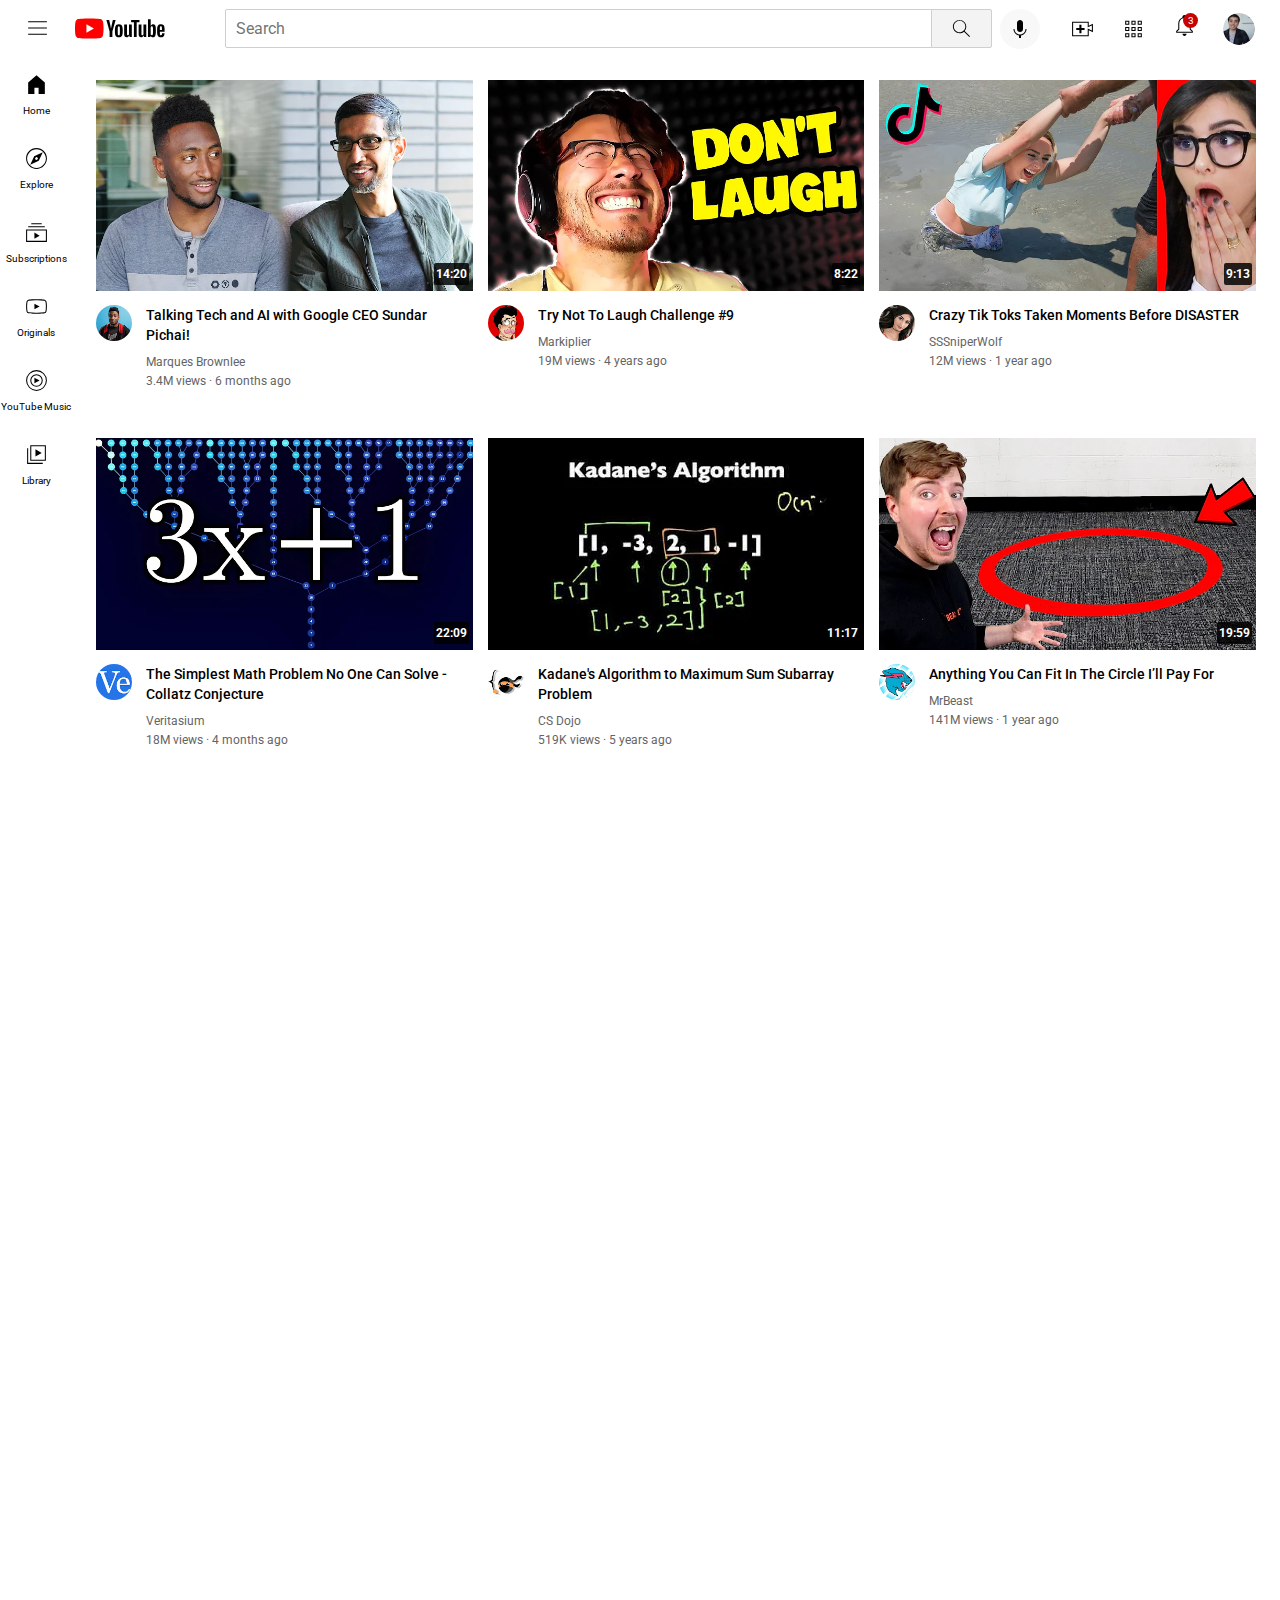
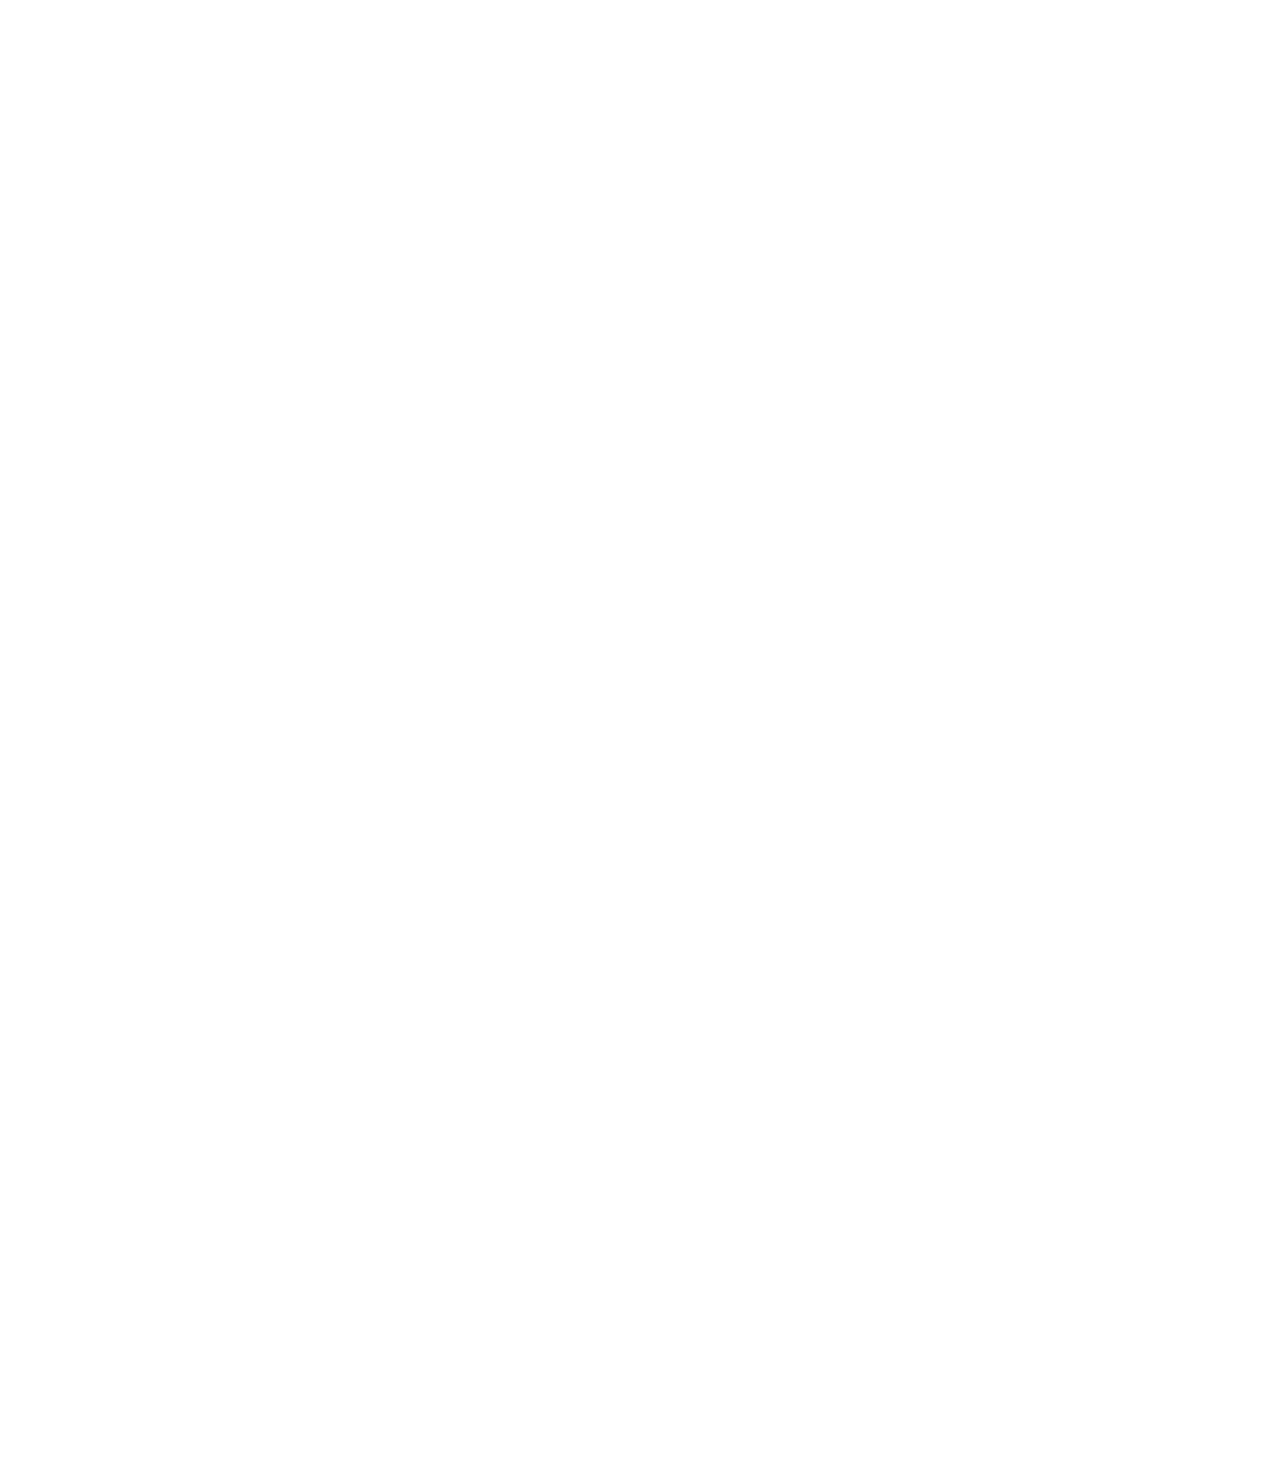
<file: index.html>
<!DOCTYPE html>
<html lang="en">
<head>
  <meta charset="UTF-8">
  <meta name="viewport" content="width=device-width, initial-scale=1.0">
  <title>Youtube Clone</title>

  <link rel="stylesheet" href="./styles/youtube-general.css" type="text/css">
  <link rel="stylesheet" href="./styles/youtube-header.css" type="text/css">
  <link rel="stylesheet" href="./styles/youtube-sidebar.css" type="text/css">
  <link rel="stylesheet" href="./styles/youtube-video.css" type="text/css">
  <link rel="preconnect" href="https://fonts.googleapis.com">
  <link rel="preconnect" href="https://fonts.gstatic.com" crossorigin>
  <link href="https://fonts.googleapis.com/css2?family=Roboto:wght@400;500;700&display=swap" rel="stylesheet">
</head>
<body>
  <header class="header">
    <div class="left-section">
      <img src="./icons/hamburger-menu.svg" alt="" class="hamburger-icon">
      <img src="./icons/youtube-logo.svg" alt="" class="youtube-logo">
    </div>
    <div class="middle-section">
      <input type="text" placeholder="Search" class="search-bar">
      <button class="search-button">
        <img src="./icons/search.svg" alt="" class="search-icon">
      </button>
      <button class="voice-search-button">
        <img src="./icons/voice-search-icon.svg" alt="" class="voice-search-icon">
      </button>
    </div>
    <div class="right-section">
      <img src="./icons/upload.svg" alt="" class="upload-icon">
      <img src="./icons/youtube-apps.svg" alt="" class="youtube-apps-icon">
      <div class="notifications-container">
        <img src="./icons/notifications.svg" alt="" class="notifications-icon">
        <div class="current-notifications">
          3
        </div>
      </div>
      <img src="./channel-pictures/my-channel.jpeg" alt="" class="my-channel-picture">
    </div>
  </header>
  <nav class="sidebar">
    <div class="sidebar-link">
      <img src="./icons/home.svg" alt="" class="home-icon">
      <div>Home</div>
    </div>
    <div class="sidebar-link">
      <img src="./icons/explore.svg" alt="" class="explore-icon">
      <div>Explore</div>
    </div>
    <div class="sidebar-link">
      <img src="./icons/subscriptions.svg" alt="" class="subscriptions-icon">
      <div>Subscriptions</div>
    </div>
    <div class="sidebar-link">
      <img src="./icons/originals.svg" alt="" class="originals-icon">
      <div>Originals</div>
    </div>
    <div class="sidebar-link">
      <img src="./icons/youtube-music.svg" alt="" class="youtube-music-icon">
      <div>YouTube Music</div>
    </div>
    <div class="sidebar-link">
      <img src="./icons/library.svg" alt="" class="library-icon">
      <div>Library</div>
    </div>

  </nav>
  <main class="video-grid">
    <div class="video-preview">
      <div class="thumbnail-div">
        <img src="./thumbnails/thumbnail-1.webp" alt="" class="thumbnail">
        <div class="video-time">
          14:20
        </div>
      </div>
      <div class="channel-info">
        <div class="channel-picture-container">
          <img src="./channel-pictures/channel-1.jpeg" alt="" class="channel-picture">
        </div>
        <div class="video-info-container">
          <p class="video-title">
            Talking Tech and AI with Google CEO Sundar Pichai!
          </p>
          <p class="video-author">
            Marques Brownlee
          </p>
          <p class="video-stats">
            3.4M views · 6 months ago
          </p>
        </div>
      </div>
    </div>
    <div class="video-preview">
      <div class="thumbnail-div">
        <img src="./thumbnails/thumbnail-2.webp" alt="" class="thumbnail">
        <div class="video-time">
          8:22
        </div>
      </div>
      <div class="channel-info">
        <div class="channel-picture-container">
          <img src="./channel-pictures/channel-2.jpeg" alt="" class="channel-picture">
        </div>
        <div class="video-info-container">
          <p class="video-title">
            Try Not To Laugh Challenge #9
          </p>
          <p class="video-author">
            Markiplier
          </p>
          <p class="video-stats">
            19M views · 4 years ago
          </p>
        </div>
      </div>
    </div>
    <div class="video-preview">
      <div class="thumbnail-div">
        <img src="./thumbnails/thumbnail-3.webp" alt="" class="thumbnail">
        <div class="video-time">
          9:13
        </div>
      </div>
      <div class="channel-info">
        <div class="channel-picture-container">
          <img src="./channel-pictures/channel-3.jpeg" alt="" class="channel-picture">
        </div>
        <div class="video-info-container">
          <p class="video-title">
            Crazy Tik Toks Taken Moments Before DISASTER
          </p>
          <p class="video-author">
            SSSniperWolf
          </p>
          <p class="video-stats">
            12M views · 1 year ago
          </p>
        </div>
      </div>
    </div>
    <div class="video-preview">
      <div class="thumbnail-div">
        <img src="./thumbnails/thumbnail-4.webp" alt="" class="thumbnail">
        <div class="video-time">
          22:09
        </div>
      </div>
      <div class="channel-info">
        <div class="channel-picture-container">
          <img src="./channel-pictures/channel-4.jpeg" alt="" class="channel-picture">
        </div>
        <div class="video-info-container">
          <p class="video-title">
            The Simplest Math Problem No One Can Solve - Collatz Conjecture
          </p>
          <p class="video-author">
            Veritasium
          </p>
          <p class="video-stats">
            18M views · 4 months ago
          </p>
        </div>
      </div>
    </div>
    <div class="video-preview">
      <div class="thumbnail-div">
        <img src="./thumbnails/thumbnail-5.webp" alt="" class="thumbnail">
        <div class="video-time">
          11:17
        </div>
      </div>
      <div class="channel-info">
        <div class="channel-picture-container">
          <img src="./channel-pictures/channel-5.jpeg" alt="" class="channel-picture">
        </div>
        <div class="video-info-container">
          <p class="video-title">
            Kadane's Algorithm to Maximum Sum Subarray Problem
          </p>
          <p class="video-author">
            CS Dojo
          </p>
          <p class="video-stats">
            519K views · 5 years ago
          </p>
        </div>
      </div>
    </div>
    <div class="video-preview">
      <div class="thumbnail-div">
        <img src="./thumbnails/thumbnail-6.webp" alt="" class="thumbnail">
        <div class="video-time">
          19:59
        </div>
      </div>
      <div class="channel-info">
        <div class="channel-picture-container">
          <img src="./channel-pictures/channel-6.jpeg" alt="" class="channel-picture">
        </div>
        <div class="video-info-container">
          <p class="video-title">
            Anything You Can Fit In The Circle I’ll Pay For
          </p>
          <p class="video-author">
            MrBeast
          </p>
          <p class="video-stats">
            141M views · 1 year ago
          </p>
        </div>
      </div>
    </div>
    

  </main>
</body>
</html>
</file>
<file: styles/youtube-general.css>
*{
  margin: 0;
  padding: 0;
}

body{
  margin: 0;
  padding-top: 80px;
  padding-left: 96px;
  padding-right: 24px;
  font-family: Roboto, Arial;
  height: 3000px;
}
</file>
<file: styles/youtube-header.css>
.header{
  border: black;
  background-color: white;
  position: fixed;
  z-index: 100;
  top: 0;
  left: 0;
  right: 0;
  height: 57px;
  display: flex;
  flex-direction: row;
  align-items: center;
}

.left-section{
  
  display: flex;
  flex-direction: row;
}

.hamburger-icon{
  width: 25px;
  vertical-align: middle;
  margin-left: 25px;
  margin-right: 25px;

}

.youtube-logo{
  width: 90px;
  vertical-align: middle;
}

.middle-section{
  flex: 1;
  display: flex;
  flex-direction: row;
  align-items: center;
  justify-content: center;
  margin-right: 30px;
  margin-left: 60px;
}

.search-bar{
  border: 1px solid rgb(207, 207, 207);
  border-radius: 2px 0 0 2px;
  flex: 1;
  padding: 9px 10px;
  font-size: 16px;
  width: 0;
  font-family: Roboto, Arial;
  font-size: 16px;

}

.search-icon{
  width: 23px;
}

.search-button{
  background-color: rgb(243, 243, 243);
  border: 1px solid rgb(207, 207, 207);
  border-radius: 0 2px 2px 0;
  padding: 7px 18px;
  margin-left: -1px;
  display: flex;
  flex-direction: row;
  align-items: center;
}

.voice-search-icon{
  width: 30px;
  background-color: rgb(248, 248, 248);
}

.voice-search-button{
  background-color: rgb(248, 248, 248);
  padding: 8px;
  margin-left: 8px;
  border: none;
  width: 40px;
  height: 40px;
  border-radius: 50%;
  display: flex;
  flex-direction: row;
  align-items: center;
}

.right-section{
  width: 185px;
  margin-right: 25px;
  display: flex;
  flex-direction: row;
  justify-content: space-between;
  flex-shrink: 0;
}

.upload-icon{
  width: 25px;
}

.youtube-apps-icon{
  width: 25px;
}

.notifications-container{
  position: relative;
}

.current-notifications{
  position: absolute;
  display: flex;
  flex-direction: row;
  align-items: center;
  justify-content: center;
  background-color: rgb(201, 0, 0);
  color: white;
  font-size: 10px;
  width: 15px;
  height: 15px;
  border-radius: 50%;
  top: 0;
  right: -1px;
}
.notifications-icon{
  width: 25px;
}

.my-channel-picture{
  width: 32px;
  height: 32px;
  border-radius: 50%;
}
</file>
<file: styles/youtube-sidebar.css>
.sidebar{
  background-color: white;
  position: fixed;
  z-index: 101;
  top: 57px;
  left: 0;
  bottom: 0;
  width: 72px;
  font-size: 10px;
  justify-content: center;
  white-space: nowrap;
}

.sidebar img{
  width: 25px;
  margin-bottom: 8px;
}

.sidebar-link{
  padding: 15px 5px;
  display: flex;
  flex-direction: column;
  align-items: center;
  
  
}
.sidebar-link:hover{
  background-color: rgb(236, 236, 236);
}
</file>
<file: styles/youtube-video.css>
.video-grid{
  display: grid;
  grid-template-columns: 1fr 1fr 1fr;
  column-gap: 15px;
  row-gap: 50px;
}

@media (max-width: 1200px){
  .video-grid{
    grid-template-columns: 1fr 1fr 1fr 1fr;
  }
}
@media (max-width: 1125px){
  .video-grid{
    grid-template-columns: 1fr 1fr 1fr;
  }
}

@media (max-width: 860px){
  .video-grid{
    grid-template-columns: 1fr 1fr;
  }
}






.thumbnail-div{
  position: relative;
  margin-bottom: 10px;
}

.thumbnail{
  width: 100%;
}

.video-time{
  position: absolute;
  right: 4px;
  bottom: 10px;
  background-color: rgba(0, 0, 0, 0.836);
  color: white;
  display: inline;
  border-radius: 2px;
  padding: 4px 2px;
  font-weight: bold;
  font-size: 12px;
}

.channel-info{
  display: grid;
  grid-template-columns: 50px 1fr;
  justify-content: center;
}

.channel-picture-container{
  width: 45px;
}

.channel-picture{
  width: 36px;
  height: 36px;
  border-radius: 50%;
  vertical-align: top;
}

.video-info-container{
  flex: 1;
}

.video-title{
  font-size: 14px;
  font-weight: 500;
  line-height: 20px;
  overflow: hidden;
  display: -webkit-box;
  -webkit-line-clamp: 2;
  -webkit-box-orient: vertical;
  text-overflow: ellipsis;
  
}

.video-author{
  font-size: 12px;
  margin-top: 10px;
  color: rgb(100, 100, 100);
}

.video-stats{
  font-size: 12px;
  margin-top: 5px;
  color: rgb(100, 100, 100);
}
</file>
